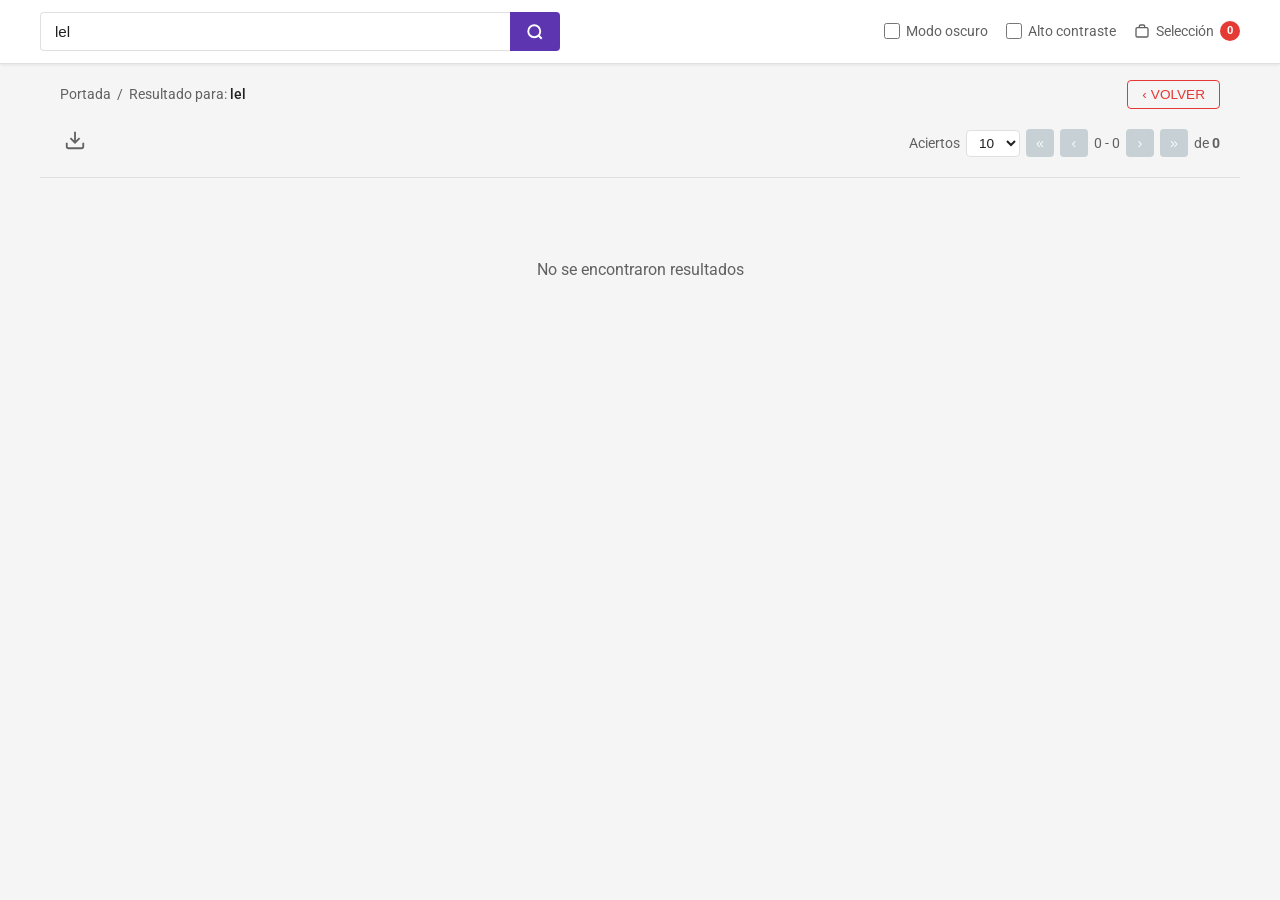
<file: busqueda/index.html>
<!DOCTYPE html>
<html lang="es" data-theme="light">
<head>
  <meta charset="UTF-8">
  <meta name="viewport" content="width=device-width, initial-scale=1.0">
  <title>CorpusChile — Resultados de búsqueda</title>
  <link rel="preconnect" href="https://fonts.googleapis.com">
  <link rel="preconnect" href="https://fonts.gstatic.com" crossorigin>
  <link href="https://fonts.googleapis.com/css2?family=Roboto:wght@300;400;500;700&family=Roboto+Condensed:wght@400;700&display=swap" rel="stylesheet">
  <style>
    :root {
      --bg: #f5f5f5;
      --card: #ffffff;
      --text: #212121;
      --text-soft: #616161;
      --border: #e0e0e0;
      --accent: #5e35b1;
      --accent-hover: #4527a0;
      --danger: #e53935;
      --danger-hover: #c62828;
      --badge: #5e35b1;
      --header-bg: #ffffff;
      --shadow: 0 1px 3px rgba(0,0,0,0.08);
    }

    html[data-theme="dark"] {
      --bg: #121212;
      --card: #1e1e1e;
      --text: #e0e0e0;
      --text-soft: #9e9e9e;
      --border: #333;
      --accent: #b39ddb;
      --accent-hover: #d1c4e9;
      --danger: #ef5350;
      --danger-hover: #e57373;
      --badge: #7e57c2;
      --header-bg: #1e1e1e;
      --shadow: 0 1px 3px rgba(0,0,0,0.4);
    }

    html[data-theme="high-contrast"] {
      --bg: #000;
      --card: #000;
      --text: #fff;
      --text-soft: #fff;
      --border: #fff;
      --accent: #ffff00;
      --accent-hover: #ffff66;
      --danger: #ff0000;
      --badge: #ffff00;
      --header-bg: #000;
      --shadow: none;
    }

    * { box-sizing: border-box; margin: 0; padding: 0; }

    body {
      font-family: "Roboto", system-ui, sans-serif;
      background: var(--bg);
      color: var(--text);
      line-height: 1.5;
      min-height: 100vh;
    }

    /* —— Top search bar —— */
    .search-bar {
      background: var(--header-bg);
      border-bottom: 1px solid var(--border);
      padding: 12px 20px;
      position: sticky;
      top: 0;
      z-index: 100;
      box-shadow: var(--shadow);
    }

    .search-bar-inner {
      max-width: 1200px;
      margin: 0 auto;
      display: flex;
      align-items: center;
      gap: 16px;
      flex-wrap: wrap;
    }

    .search-input-wrap {
      display: flex;
      flex: 1;
      min-width: 220px;
      max-width: 520px;
    }

    .search-input-wrap input {
      flex: 1;
      padding: 10px 14px;
      border: 1px solid var(--border);
      border-right: none;
      border-radius: 4px 0 0 4px;
      font-size: 0.95rem;
      background: var(--card);
      color: var(--text);
      outline: none;
    }

    .search-input-wrap input:focus {
      border-color: var(--accent);
    }

    .search-btn {
      background: var(--accent);
      color: #fff;
      border: none;
      padding: 0 16px;
      border-radius: 0 4px 4px 0;
      cursor: pointer;
      display: flex;
      align-items: center;
      justify-content: center;
      transition: background 0.15s;
    }

    .search-btn:hover { background: var(--accent-hover); }

    .tools {
      display: flex;
      align-items: center;
      gap: 18px;
      margin-left: auto;
      flex-wrap: wrap;
    }

    .tool-switch {
      display: flex;
      align-items: center;
      gap: 6px;
      font-size: 0.85rem;
      color: var(--text-soft);
      cursor: pointer;
      user-select: none;
    }

    .tool-switch input {
      width: 16px;
      height: 16px;
      accent-color: var(--accent);
      cursor: pointer;
    }

    .seleccion {
      display: flex;
      align-items: center;
      gap: 6px;
      font-size: 0.85rem;
      color: var(--text-soft);
      text-decoration: none;
      position: relative;
    }

    .seleccion .badge {
      background: var(--danger);
      color: #fff;
      font-size: 0.7rem;
      font-weight: 700;
      border-radius: 50%;
      width: 20px;
      height: 20px;
      display: flex;
      align-items: center;
      justify-content: center;
    }

    /* —— Breadcrumb + Volver —— */
    .page-header {
      max-width: 1200px;
      margin: 0 auto;
      padding: 16px 20px 8px;
      display: flex;
      align-items: center;
      justify-content: space-between;
      flex-wrap: wrap;
      gap: 12px;
    }

    .breadcrumb {
      font-size: 0.9rem;
      color: var(--text-soft);
    }

    .breadcrumb a {
      color: var(--text-soft);
      text-decoration: none;
    }

    .breadcrumb a:hover { color: var(--accent); }
    .breadcrumb strong { color: var(--text); font-weight: 500; }

    .btn-volver {
      border: 1px solid var(--danger);
      color: var(--danger);
      background: transparent;
      padding: 6px 14px;
      border-radius: 4px;
      font-size: 0.85rem;
      cursor: pointer;
      display: flex;
      align-items: center;
      gap: 4px;
      transition: all 0.15s;
    }

    .btn-volver:hover {
      background: var(--danger);
      color: #fff;
    }

    /* —— Toolbar (download + pagination) —— */
    .toolbar {
      max-width: 1200px;
      margin: 0 auto;
      padding: 8px 20px 16px;
      display: flex;
      align-items: center;
      justify-content: space-between;
      flex-wrap: wrap;
      gap: 12px;
      border-bottom: 1px solid var(--border);
    }

    .btn-download {
      background: none;
      border: none;
      color: var(--text-soft);
      cursor: pointer;
      font-size: 1.35rem;
      padding: 4px;
    }

    .btn-download:hover { color: var(--accent); }

    .pagination {
      display: flex;
      align-items: center;
      gap: 6px;
      font-size: 0.85rem;
      color: var(--text-soft);
    }

    .pagination select {
      padding: 4px 8px;
      border: 1px solid var(--border);
      border-radius: 4px;
      background: var(--card);
      color: var(--text);
      font-size: 0.85rem;
    }

    .page-btn {
      background: #90a4ae;
      color: #fff;
      border: none;
      width: 28px;
      height: 28px;
      border-radius: 4px;
      cursor: pointer;
      display: flex;
      align-items: center;
      justify-content: center;
      font-size: 0.9rem;
    }

    .page-btn:disabled {
      opacity: 0.45;
      cursor: default;
    }

    .page-btn:not(:disabled):hover {
      background: #78909c;
    }

    /* —— Results —— */
    .results {
      max-width: 1200px;
      margin: 0 auto;
      padding: 20px;
      display: flex;
      flex-direction: column;
      gap: 14px;
    }

    .result-card {
      background: var(--card);
      border: 1px solid var(--border);
      border-radius: 8px;
      padding: 16px 18px;
      display: grid;
      grid-template-columns: 28px 1fr auto;
      gap: 12px 16px;
      box-shadow: var(--shadow);
      transition: box-shadow 0.15s;
    }

    .result-card:hover {
      box-shadow: 0 4px 12px rgba(0,0,0,0.1);
    }

    .result-card .check {
      grid-row: 1 / 3;
      padding-top: 2px;
    }

    .result-card .check input {
      width: 18px;
      height: 18px;
      accent-color: var(--accent);
      cursor: pointer;
    }

    .result-card .date {
      font-size: 0.85rem;
      color: var(--text-soft);
      font-weight: 500;
    }

    .result-card .title {
      font-size: 1.05rem;
      font-weight: 500;
      color: var(--accent);
      text-decoration: none;
      display: block;
      margin-top: 2px;
    }

    .result-card .title:hover {
      text-decoration: underline;
      color: var(--accent-hover);
    }

    .result-card .subtitle {
      font-size: 0.95rem;
      font-weight: 500;
      color: var(--text);
      margin-top: 4px;
    }

    .result-card .org {
      font-size: 0.85rem;
      color: var(--text-soft);
      margin-top: 4px;
    }

    .result-card .actions {
      grid-row: 1 / 3;
      display: flex;
      flex-direction: column;
      gap: 8px;
      align-items: flex-end;
    }

    .action-btn {
      background: none;
      border: none;
      color: var(--text-soft);
      cursor: pointer;
      font-size: 1.15rem;
      padding: 4px;
      line-height: 1;
    }

    .action-btn:hover { color: var(--accent); }

    .tags {
      display: flex;
      flex-wrap: wrap;
      gap: 6px;
      margin-top: 10px;
    }

    .tag {
      font-size: 0.75rem;
      padding: 3px 8px;
      border: 1px solid var(--danger);
      color: var(--danger);
      border-radius: 3px;
      background: transparent;
      cursor: pointer;
    }

    .tag:hover {
      background: var(--danger);
      color: #fff;
    }

    .status-badge {
      display: inline-flex;
      align-items: center;
      gap: 4px;
      font-size: 0.8rem;
      color: var(--danger);
      margin-top: 6px;
    }

    /* —— Empty / loading —— */
    .empty {
      text-align: center;
      padding: 60px 20px;
      color: var(--text-soft);
    }

    /* —— Responsive —— */
    @media (max-width: 700px) {
      .result-card {
        grid-template-columns: 28px 1fr;
      }
      .result-card .actions {
        grid-row: auto;
        grid-column: 2;
        flex-direction: row;
        justify-content: flex-end;
      }
      .tools { margin-left: 0; width: 100%; }
    }
  </style>
</head>
<body>

  <!-- Barra de búsqueda superior -->
  <div class="search-bar">
    <div class="search-bar-inner">
      <div class="search-input-wrap">
        <input type="text" id="searchInput" placeholder="Buscar en CorpusChile" value="lel" aria-label="Buscar">
        <button class="search-btn" id="searchBtn" aria-label="Buscar">
          <svg width="18" height="18" viewBox="0 0 24 24" fill="none" stroke="currentColor" stroke-width="2.5"><circle cx="11" cy="11" r="8"/><path d="m21 21-4.3-4.3"/></svg>
        </button>
      </div>

      <div class="tools">
        <label class="tool-switch">
          <input type="checkbox" id="darkMode">
          <span>Modo oscuro</span>
        </label>
        <label class="tool-switch">
          <input type="checkbox" id="highContrast">
          <span>Alto contraste</span>
        </label>
        <a href="../" class="seleccion" title="Mi selección">
          <svg width="16" height="16" viewBox="0 0 24 24" fill="none" stroke="currentColor" stroke-width="2"><path d="M19 7H5a2 2 0 0 0-2 2v10a2 2 0 0 0 2 2h14a2 2 0 0 0 2-2V9a2 2 0 0 0-2-2z"/><path d="M16 7V5a2 2 0 0 0-2-2h-4a2 2 0 0 0-2 2v2"/></svg>
          <span>Selección</span>
          <span class="badge" id="selectionCount">0</span>
        </a>
      </div>
    </div>
  </div>

  <!-- Breadcrumb + Volver -->
  <div class="page-header">
    <div class="breadcrumb">
      <a href="../">Portada</a> &nbsp;/&nbsp;
      Resultado para: <strong id="queryLabel">lel</strong>
    </div>
    <button class="btn-volver" onclick="history.back()">
      <span>‹</span> VOLVER
    </button>
  </div>

  <!-- Toolbar -->
  <div class="toolbar">
    <button class="btn-download" title="Descargar resultados" id="btnDownload">
      <svg width="22" height="22" viewBox="0 0 24 24" fill="none" stroke="currentColor" stroke-width="2"><path d="M21 15v4a2 2 0 0 1-2 2H5a2 2 0 0 1-2-2v-4"/><polyline points="7 10 12 15 17 10"/><line x1="12" y1="15" x2="12" y2="3"/></svg>
    </button>

    <div class="pagination">
      <span class="d-none-mobile">Aciertos</span>
      <select id="perPage" aria-label="Resultados por página">
        <option value="5">5</option>
        <option value="10" selected>10</option>
        <option value="20">20</option>
        <option value="50">50</option>
      </select>
      <button class="page-btn" disabled title="Primera página">«</button>
      <button class="page-btn" disabled title="Anterior">‹</button>
      <span id="pageInfo">1 - 6</span>
      <button class="page-btn" disabled title="Siguiente">›</button>
      <button class="page-btn" disabled title="Última página">»</button>
      <span>de <strong id="totalCount">6</strong></span>
    </div>
  </div>

  <!-- Resultados -->
  <div class="results" id="results"></div>

  <script>
    // —— Datos de demostración (estilo BCN) ——
    const DOCS = [
      {
        id: 1,
        date: "29-ENE-1993",
        type: "Resolucion 216",
        title: "FIJA LISTA CLASIFICATORIA DE VEHICULOS MOTORIZADOS PARA LOS FINES QUE SEÑALA",
        org: "MINISTERIO DE HACIENDA",
        tags: ["MODIFICACION"],
        status: null
      },
      {
        id: 2,
        date: "25-MAR-2008",
        type: "Resolucion 105 EXENTA",
        title: "DETERMINA MECANISMOS DE CONTROL, VIGILANCIA Y FISCALIZACIÓN SANITARIA DURANTE EL PERÍODO DE SEMANA SANTA",
        org: "MINISTERIO DE SALUD; SUBSECRETARÍA DE SALUD PÚBLICA; SECRETARÍA REGIONAL MINISTERIAL X REGIÓN DE LOS LAGOS",
        tags: ["MODIFICACION", "TEXTO REFUNDIDO"],
        status: "Derogado"
      },
      {
        id: 3,
        date: "02-FEB-2017",
        type: "Decreto 119",
        title: "APRUEBA REGLAMENTO DE SEGURIDAD DE LAS PLANTAS DE BIOGÁS E INTRODUCE MODIFICACIONES AL REGLAMENTO DE INSTALADORES DE GAS",
        org: "MINISTERIO DE ENERGÍA",
        tags: ["MODIFICACION", "REGLAMENTO"],
        status: "Tiene Doble Articulado"
      },
      {
        id: 4,
        date: "03-JUN-1929",
        type: "Decreto 2335",
        title: "Sin Titulo",
        org: "MINISTERIO DEL INTERIOR",
        tags: [],
        status: null
      },
      {
        id: 5,
        date: "08-MAY-1925",
        type: "Decreto Ley 354",
        title: "Sin Titulo",
        org: "MINISTERIO DEL INTERIOR",
        tags: [],
        status: null
      },
      {
        id: 6,
        date: "24-OCT-2014",
        type: "Decreto 113",
        title: "MODIFICA POR RAZONES DE INTERÉS PÚBLICO, LAS CARACTERÍSTICAS DE LAS OBRAS Y SERVICIOS QUE INDICA DEL CONTRATO DE CONCESIÓN DE LA OBRA PÚBLICA FISCAL DENOMINADA \"CONCESIÓN RUTA 5 TRAMO SANTIAGO - LOS VILOS\" Y APRUEBA CONVENIO AD REFERÉNDUM Nº 3",
        org: "MINISTERIO DE OBRAS PÚBLICAS",
        tags: ["MODIFICACION"],
        status: null
      }
    ];

    let selected = new Set();

    function render(docs) {
      const container = document.getElementById("results");
      if (!docs.length) {
        container.innerHTML = `<div class="empty">No se encontraron resultados</div>`;
        return;
      }

      container.innerHTML = docs.map(doc => `
        <article class="result-card" data-id="${doc.id}">
          <div class="check">
            <input type="checkbox" ${selected.has(doc.id) ? "checked" : ""} data-id="${doc.id}" aria-label="Seleccionar">
          </div>
          <div class="content">
            <div class="date">${doc.date}</div>
            <a href="../" class="title">${doc.type}</a>
            <div class="subtitle">${doc.title}</div>
            <div class="org">${doc.org}</div>
            ${doc.status ? `<div class="status-badge">⚠ ${doc.status}</div>` : ""}
            ${doc.tags.length ? `
              <div class="tags">
                ${doc.tags.map(t => `<button class="tag">${t}</button>`).join("")}
              </div>
            ` : ""}
          </div>
          <div class="actions">
            <button class="action-btn" title="Imprimir" aria-label="Imprimir">
              <svg width="18" height="18" viewBox="0 0 24 24" fill="none" stroke="currentColor" stroke-width="2"><polyline points="6 9 6 2 18 2 18 9"/><path d="M6 18H4a2 2 0 0 1-2-2v-5a2 2 0 0 1 2-2h16a2 2 0 0 1 2 2v5a2 2 0 0 1-2 2h-2"/><rect x="6" y="14" width="12" height="8"/></svg>
            </button>
            <button class="action-btn" title="Descargar" aria-label="Descargar">
              <svg width="18" height="18" viewBox="0 0 24 24" fill="none" stroke="currentColor" stroke-width="2"><path d="M21 15v4a2 2 0 0 1-2 2H5a2 2 0 0 1-2-2v-4"/><polyline points="7 10 12 15 17 10"/><line x1="12" y1="15" x2="12" y2="3"/></svg>
            </button>
          </div>
        </article>
      `).join("");

      // Checkboxes
      container.querySelectorAll('input[type="checkbox"]').forEach(cb => {
        cb.addEventListener("change", () => {
          const id = Number(cb.dataset.id);
          if (cb.checked) selected.add(id);
          else selected.delete(id);
          document.getElementById("selectionCount").textContent = selected.size;
        });
      });
    }

    // Búsqueda simple
    function doSearch() {
      const q = document.getElementById("searchInput").value.trim().toLowerCase();
      document.getElementById("queryLabel").textContent = q || "—";

      // Actualizar la URL sin recargar (?q=...)
      const url = new URL(window.location);
      if (q) url.searchParams.set("q", q);
      else url.searchParams.delete("q");
      history.replaceState(null, "", url);

      let filtered = DOCS;
      if (q) {
        filtered = DOCS.filter(d =>
          d.type.toLowerCase().includes(q) ||
          d.title.toLowerCase().includes(q) ||
          d.org.toLowerCase().includes(q) ||
          d.date.toLowerCase().includes(q)
        );
      }

      document.getElementById("totalCount").textContent = filtered.length;
      document.getElementById("pageInfo").textContent = filtered.length
        ? `1 - ${filtered.length}`
        : "0 - 0";

      render(filtered);
    }

    document.getElementById("searchBtn").addEventListener("click", doSearch);
    document.getElementById("searchInput").addEventListener("keydown", e => {
      if (e.key === "Enter") doSearch();
    });

    // Tema oscuro
    const darkCb = document.getElementById("darkMode");
    const contrastCb = document.getElementById("highContrast");

    darkCb.addEventListener("change", () => {
      if (darkCb.checked) {
        contrastCb.checked = false;
        document.documentElement.setAttribute("data-theme", "dark");
      } else {
        document.documentElement.setAttribute("data-theme", "light");
      }
    });

    contrastCb.addEventListener("change", () => {
      if (contrastCb.checked) {
        darkCb.checked = false;
        document.documentElement.setAttribute("data-theme", "high-contrast");
      } else {
        document.documentElement.setAttribute("data-theme", "light");
      }
    });

    // Leer query de la URL (?q=...)
    const params = new URLSearchParams(window.location.search);
    const initialQ = params.get("q") || "";
    if (initialQ) {
      document.getElementById("searchInput").value = initialQ;
    }

    // Inicio
    doSearch();
  </script>
</body>
</html>
</file>
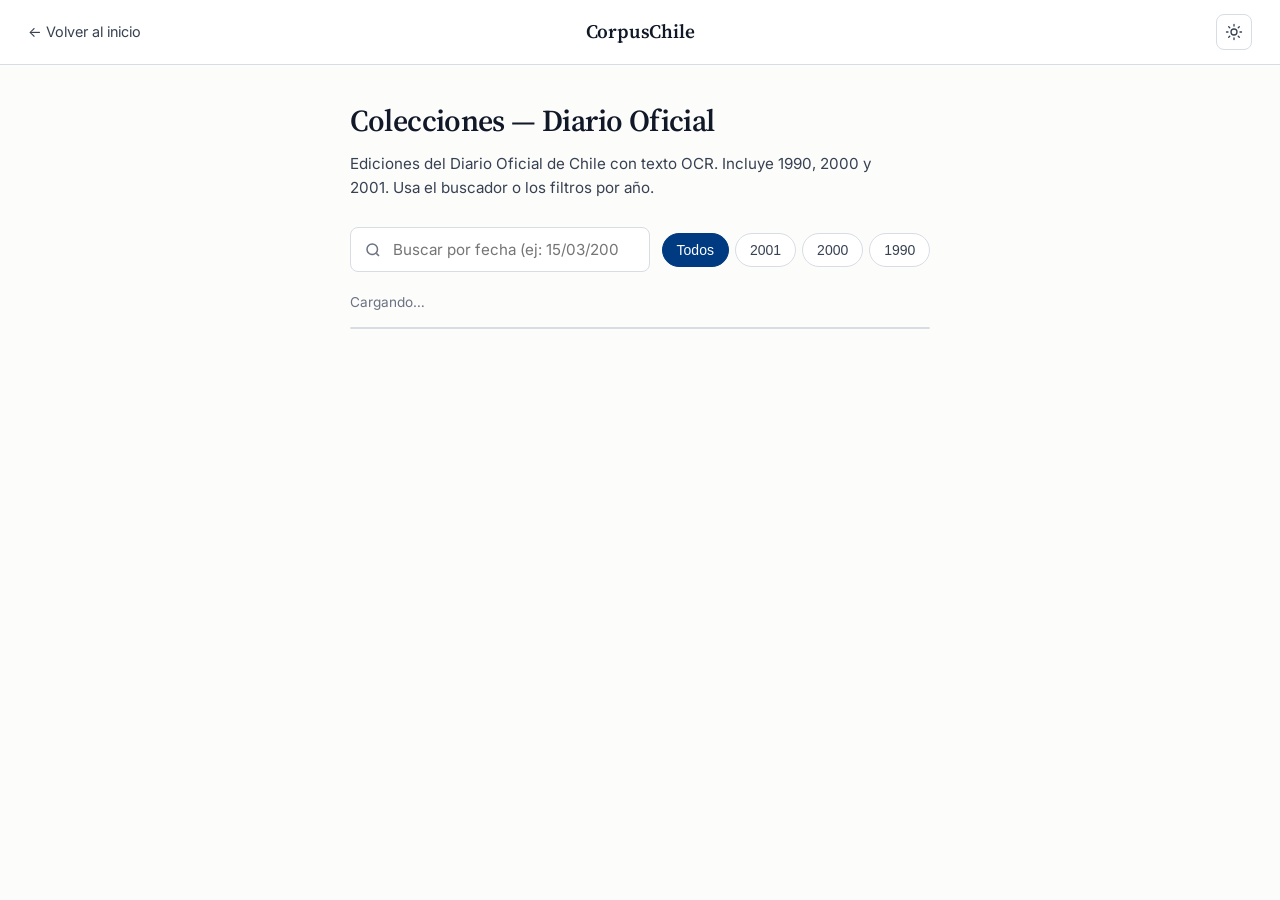
<file: Colecciones/index.html>
<!DOCTYPE html>
<html lang="es" data-theme="light">
<head>
  <meta charset="UTF-8">
  <meta name="viewport" content="width=device-width, initial-scale=1.0">
  <title>Colecciones — Diario Oficial | CorpusChile</title>
  <meta name="description" content="Colección de Diarios Oficiales de Chile (1990, 2000 y 2001) con OCR. Busca por fecha y abre cada documento.">
  <link rel="preconnect" href="https://fonts.googleapis.com">
  <link rel="preconnect" href="https://fonts.gstatic.com" crossorigin>
  <link href="https://fonts.googleapis.com/css2?family=Source+Serif+4:opsz,wght@8..60,400;8..60,500;8..60,600;8..60,700&family=Inter:wght@400;500;600&display=swap" rel="stylesheet">
  <link rel="stylesheet" href="../css/main.css">
  <style>
    /* ===== Colecciones específicas ===== */
    .colecciones-page {
      max-width: 920px;
      margin: 0 auto;
      padding: 32px 20px 80px;
    }

    .colecciones-header {
      margin-bottom: 28px;
    }

    .colecciones-header h1 {
      font-family: var(--serif);
      font-size: clamp(1.5rem, 3vw, 1.9rem);
      font-weight: 600;
      letter-spacing: -0.02em;
      margin-bottom: 8px;
    }

    .colecciones-header p {
      color: var(--ink-soft);
      font-size: 0.95rem;
      max-width: 56ch;
      line-height: 1.55;
    }

    /* Filtros */
    .filters-bar {
      display: flex;
      flex-wrap: wrap;
      gap: 12px;
      margin-bottom: 20px;
      align-items: center;
    }

    .search-box {
      flex: 1;
      min-width: 220px;
      position: relative;
    }

    .search-box input {
      width: 100%;
      padding: 12px 16px 12px 42px;
      border: 1px solid var(--grey-line);
      border-radius: 8px;
      background: var(--paper-raised);
      color: var(--ink);
      font-family: var(--sans);
      font-size: 0.95rem;
      outline: none;
      transition: border-color 0.15s, box-shadow 0.15s;
    }

    .search-box input:focus {
      border-color: var(--accent);
      box-shadow: 0 0 0 3px rgba(0, 59, 130, 0.08);
    }

    html[data-theme="dark"] .search-box input:focus {
      box-shadow: 0 0 0 3px rgba(157, 109, 240, 0.15);
    }

    .search-box .icon {
      position: absolute;
      left: 14px;
      top: 50%;
      transform: translateY(-50%);
      width: 18px;
      height: 18px;
      color: var(--grey);
      pointer-events: none;
    }

    .year-tabs {
      display: flex;
      gap: 6px;
      flex-wrap: wrap;
    }

    .year-tab {
      padding: 8px 14px;
      border: 1px solid var(--grey-line);
      border-radius: 999px;
      background: var(--paper-raised);
      color: var(--ink-soft);
      font-size: 0.875rem;
      font-weight: 500;
      cursor: pointer;
      transition: all 0.15s;
    }

    .year-tab:hover {
      border-color: var(--accent);
      color: var(--accent);
    }

    .year-tab.active {
      background: var(--accent);
      border-color: var(--accent);
      color: #fff;
    }

    .results-meta {
      font-size: 0.85rem;
      color: var(--grey);
      margin-bottom: 14px;
    }

    .results-meta strong {
      color: var(--ink-soft);
    }

    /* Lista de documentos */
    .doc-list {
      display: flex;
      flex-direction: column;
      gap: 1px;
      background: var(--grey-line);
      border: 1px solid var(--grey-line);
      border-radius: 8px;
      overflow: hidden;
    }

    .doc-item {
      display: flex;
      align-items: center;
      justify-content: space-between;
      gap: 16px;
      padding: 14px 18px;
      background: var(--paper-raised);
      cursor: pointer;
      transition: background 0.12s;
    }

    .doc-item:hover {
      background: var(--paper);
    }

    .doc-item-left {
      display: flex;
      flex-direction: column;
      gap: 2px;
      min-width: 0;
    }

    .doc-item-title {
      font-family: var(--serif);
      font-size: 1.05rem;
      font-weight: 600;
      color: var(--ink);
      line-height: 1.3;
    }

    .doc-item-meta {
      font-size: 0.8rem;
      color: var(--grey);
    }

    .doc-item-action {
      flex-shrink: 0;
      font-size: 0.85rem;
      font-weight: 500;
      color: var(--accent);
      white-space: nowrap;
    }

    .doc-item:hover .doc-item-action {
      text-decoration: underline;
    }

    .empty-state {
      padding: 48px 24px;
      text-align: center;
      color: var(--grey);
      background: var(--paper-raised);
      border-radius: 8px;
      border: 1px solid var(--grey-line);
    }

    /* ===== Modal / Popup nativo ===== */
    .modal-overlay {
      position: fixed;
      inset: 0;
      background: rgba(15, 18, 28, 0.55);
      backdrop-filter: blur(4px);
      z-index: 100;
      display: flex;
      align-items: center;
      justify-content: center;
      padding: 20px;
      opacity: 0;
      visibility: hidden;
      transition: opacity 0.2s, visibility 0.2s;
    }

    .modal-overlay.open {
      opacity: 1;
      visibility: visible;
    }

    .modal {
      background: var(--paper-raised);
      border: 1px solid var(--grey-line);
      border-radius: 12px;
      width: 100%;
      max-width: 480px;
      box-shadow: 0 20px 50px rgba(0,0,0,0.18);
      transform: translateY(12px) scale(0.98);
      transition: transform 0.22s ease;
      overflow: hidden;
    }

    .modal-overlay.open .modal {
      transform: translateY(0) scale(1);
    }

    .modal-header {
      display: flex;
      align-items: flex-start;
      justify-content: space-between;
      gap: 12px;
      padding: 20px 22px 12px;
      border-bottom: 1px solid var(--grey-line);
    }

    .modal-title {
      font-family: var(--serif);
      font-size: 1.25rem;
      font-weight: 600;
      line-height: 1.3;
      color: var(--ink);
    }

    .modal-close {
      width: 32px;
      height: 32px;
      border: none;
      background: transparent;
      color: var(--grey);
      font-size: 1.4rem;
      line-height: 1;
      cursor: pointer;
      border-radius: 6px;
      flex-shrink: 0;
      display: flex;
      align-items: center;
      justify-content: center;
    }

    .modal-close:hover {
      background: var(--grey-line);
      color: var(--ink);
    }

    .modal-body {
      padding: 18px 22px 24px;
    }

    .modal-meta {
      font-size: 0.85rem;
      color: var(--grey);
      margin-bottom: 18px;
    }

    .modal-actions {
      display: flex;
      flex-direction: column;
      gap: 10px;
    }

    .btn-primary {
      display: inline-flex;
      align-items: center;
      justify-content: center;
      gap: 8px;
      padding: 12px 18px;
      background: var(--accent);
      color: #fff;
      border: none;
      border-radius: 8px;
      font-family: var(--sans);
      font-size: 0.95rem;
      font-weight: 600;
      text-decoration: none;
      cursor: pointer;
      transition: background 0.15s;
    }

    .btn-primary:hover {
      background: var(--accent-deep);
      color: #fff;
      text-decoration: none;
    }

    .btn-secondary {
      display: inline-flex;
      align-items: center;
      justify-content: center;
      padding: 10px 16px;
      background: transparent;
      color: var(--ink-soft);
      border: 1px solid var(--grey-line);
      border-radius: 8px;
      font-family: var(--sans);
      font-size: 0.9rem;
      font-weight: 500;
      cursor: pointer;
      transition: border-color 0.15s, color 0.15s;
    }

    .btn-secondary:hover {
      border-color: var(--accent);
      color: var(--accent);
    }

    .modal-note {
      margin-top: 16px;
      font-size: 0.8rem;
      color: var(--grey);
      line-height: 1.45;
    }

    /* Responsive */
    @media (max-width: 600px) {
      .colecciones-page { padding: 20px 14px 60px; }
      .doc-item { padding: 12px 14px; }
      .doc-item-title { font-size: 0.98rem; }
    }
  </style>
</head>
<body>
  <!-- Topbar minimal (puedes reemplazar por el header global del sitio) -->
  <header class="topbar" style="position:relative; height:auto; padding:14px 28px;">
    <div class="topbar-left">
      <a href="../" style="font-size:0.9rem; color:var(--ink-soft);">← Volver al inicio</a>
    </div>
    <div class="topbar-center">
      <a class="brand" href="../">
        <span class="brand-name">CorpusChile</span>
      </a>
    </div>
    <div class="topbar-actions">
      <button type="button" class="theme-btn" id="themeBtn" title="Cambiar tema" aria-label="Cambiar tema">
        <svg viewBox="0 0 24 24" aria-hidden="true"><circle cx="12" cy="12" r="4"/><path d="M12 2v2M12 20v2M4.93 4.93l1.41 1.41M17.66 17.66l1.41 1.41M2 12h2M20 12h2M4.93 19.07l1.41-1.41M17.66 6.34l1.41-1.41"/></svg>
      </button>
    </div>
  </header>

  <main class="colecciones-page">
    <div class="colecciones-header">
      <h1>Colecciones — Diario Oficial</h1>
      <p>
        Ediciones del Diario Oficial de Chile con texto OCR.
        Incluye 1990, 2000 y 2001. Usa el buscador o los filtros por año.
      </p>
    </div>

    <div class="filters-bar">
      <div class="search-box">
        <svg class="icon" viewBox="0 0 24 24" fill="none" stroke="currentColor" stroke-width="2">
          <circle cx="11" cy="11" r="7"/><path d="M20 20l-3.5-3.5"/>
        </svg>
        <input type="search" id="searchInput" placeholder="Buscar por fecha (ej: 15/03/2000 o 2000-03)…" autocomplete="off">
      </div>
      <div class="year-tabs" id="yearTabs">
        <button type="button" class="year-tab active" data-year="all">Todos</button>
        <button type="button" class="year-tab" data-year="2001">2001</button>
        <button type="button" class="year-tab" data-year="2000">2000</button>
        <button type="button" class="year-tab" data-year="1990">1990</button>
      </div>
    </div>

    <div class="results-meta" id="resultsMeta">Cargando…</div>

    <div class="doc-list" id="docList" role="list"></div>
    <div class="empty-state" id="emptyState" hidden>
      No se encontraron documentos con ese criterio.
    </div>
  </main>

  <!-- Modal / Popup nativo -->
  <div class="modal-overlay" id="modalOverlay" role="dialog" aria-modal="true" aria-labelledby="modalTitle">
    <div class="modal">
      <div class="modal-header">
        <h2 class="modal-title" id="modalTitle">—</h2>
        <button type="button" class="modal-close" id="modalClose" aria-label="Cerrar">×</button>
      </div>
      <div class="modal-body">
        <p class="modal-meta" id="modalMeta"></p>
        <div class="modal-actions">
          <a class="btn-primary" id="modalOpenLink" href="#" target="_blank" rel="noopener">
            Abrir PDF en Drive →
          </a>
          <button type="button" class="btn-secondary" id="modalCopyLink">Copiar enlace</button>
        </div>
        <p class="modal-note">
          El documento se abre en Google Drive. CorpusChile solo indexa el acceso;
          la versión oficial sigue siendo la del Diario Oficial.
        </p>
      </div>
    </div>
  </div>

  <script>
    // ===== Datos (generados desde la lista que me pasaste) =====
    // En producción puedes cargar esto desde un JSON externo:
    // fetch('../json/diario_oficial.json').then(r => r.json()).then(...)
    const DOCS = PLACEHOLDER_DOCS;

    // ===== Estado =====
    let currentYear = "all";
    let currentQuery = "";

    // ===== Elementos =====
    const searchInput   = document.getElementById("searchInput");
    const yearTabs      = document.getElementById("yearTabs");
    const docList       = document.getElementById("docList");
    const emptyState    = document.getElementById("emptyState");
    const resultsMeta   = document.getElementById("resultsMeta");
    const modalOverlay  = document.getElementById("modalOverlay");
    const modalTitle    = document.getElementById("modalTitle");
    const modalMeta     = document.getElementById("modalMeta");
    const modalOpenLink = document.getElementById("modalOpenLink");
    const modalCopyLink = document.getElementById("modalCopyLink");
    const modalClose    = document.getElementById("modalClose");

    // ===== Filtrado =====
    function filterDocs() {
      const q = currentQuery.trim().toLowerCase()
        .replace(/\//g, "-")
        .replace(/\s+/g, "");

      return DOCS.filter(doc => {
        if (currentYear !== "all" && doc.year !== currentYear) return false;
        if (!q) return true;

        // Busca en fecha, título y filename
        const haystack = (
          doc.date + " " +
          doc.title + " " +
          doc.filename + " " +
          doc.day + "/" + doc.month + "/" + doc.year
        ).toLowerCase();

        return haystack.includes(q);
      });
    }

    // ===== Render =====
    function render() {
      const filtered = filterDocs();

      resultsMeta.innerHTML = filtered.length === 0
        ? "0 documentos"
        : `<strong>${filtered.length}</strong> documento${filtered.length === 1 ? "" : "s"}`;

      if (filtered.length === 0) {
        docList.innerHTML = "";
        emptyState.hidden = false;
        return;
      }

      emptyState.hidden = true;
      docList.innerHTML = filtered.map(doc => `
        <div class="doc-item" role="listitem" data-id="${doc.id}" tabindex="0">
          <div class="doc-item-left">
            <span class="doc-item-title">${doc.title}</span>
            <span class="doc-item-meta">${doc.filename}</span>
          </div>
          <span class="doc-item-action">Ver →</span>
        </div>
      `).join("");

      // Eventos de clic / teclado
      docList.querySelectorAll(".doc-item").forEach(el => {
        el.addEventListener("click", () => openModal(el.dataset.id));
        el.addEventListener("keydown", e => {
          if (e.key === "Enter" || e.key === " ") {
            e.preventDefault();
            openModal(el.dataset.id);
          }
        });
      });
    }

    // ===== Modal =====
    function openModal(id) {
      const doc = DOCS.find(d => d.id === id);
      if (!doc) return;

      modalTitle.textContent = doc.title;
      modalMeta.textContent = `${doc.filename} · ${doc.date}`;
      modalOpenLink.href = doc.url;
      modalOverlay.classList.add("open");
      document.body.style.overflow = "hidden";
      modalClose.focus();
    }

    function closeModal() {
      modalOverlay.classList.remove("open");
      document.body.style.overflow = "";
    }

    modalClose.addEventListener("click", closeModal);
    modalOverlay.addEventListener("click", e => {
      if (e.target === modalOverlay) closeModal();
    });
    document.addEventListener("keydown", e => {
      if (e.key === "Escape" && modalOverlay.classList.contains("open")) closeModal();
    });

    modalCopyLink.addEventListener("click", async () => {
      try {
        await navigator.clipboard.writeText(modalOpenLink.href);
        modalCopyLink.textContent = "¡Copiado!";
        setTimeout(() => modalCopyLink.textContent = "Copiar enlace", 1600);
      } catch {
        modalCopyLink.textContent = "Error al copiar";
      }
    });

    // ===== Eventos de filtros =====
    searchInput.addEventListener("input", () => {
      currentQuery = searchInput.value;
      render();
    });

    yearTabs.addEventListener("click", e => {
      const btn = e.target.closest(".year-tab");
      if (!btn) return;
      yearTabs.querySelectorAll(".year-tab").forEach(t => t.classList.remove("active"));
      btn.classList.add("active");
      currentYear = btn.dataset.year;
      render();
    });

    // ===== Tema (reutiliza lógica del sitio si existe) =====
    const themeBtn = document.getElementById("themeBtn");
    if (themeBtn) {
      themeBtn.addEventListener("click", () => {
        const html = document.documentElement;
        const next = html.getAttribute("data-theme") === "dark" ? "light" : "dark";
        html.setAttribute("data-theme", next);
        localStorage.setItem("corpus-theme", next);
      });
      // Restaurar preferencia
      const saved = localStorage.getItem("corpus-theme");
      if (saved) document.documentElement.setAttribute("data-theme", saved);
    }

    // ===== Inicio =====
    render();
  </script>
</body>
</html>
</file>
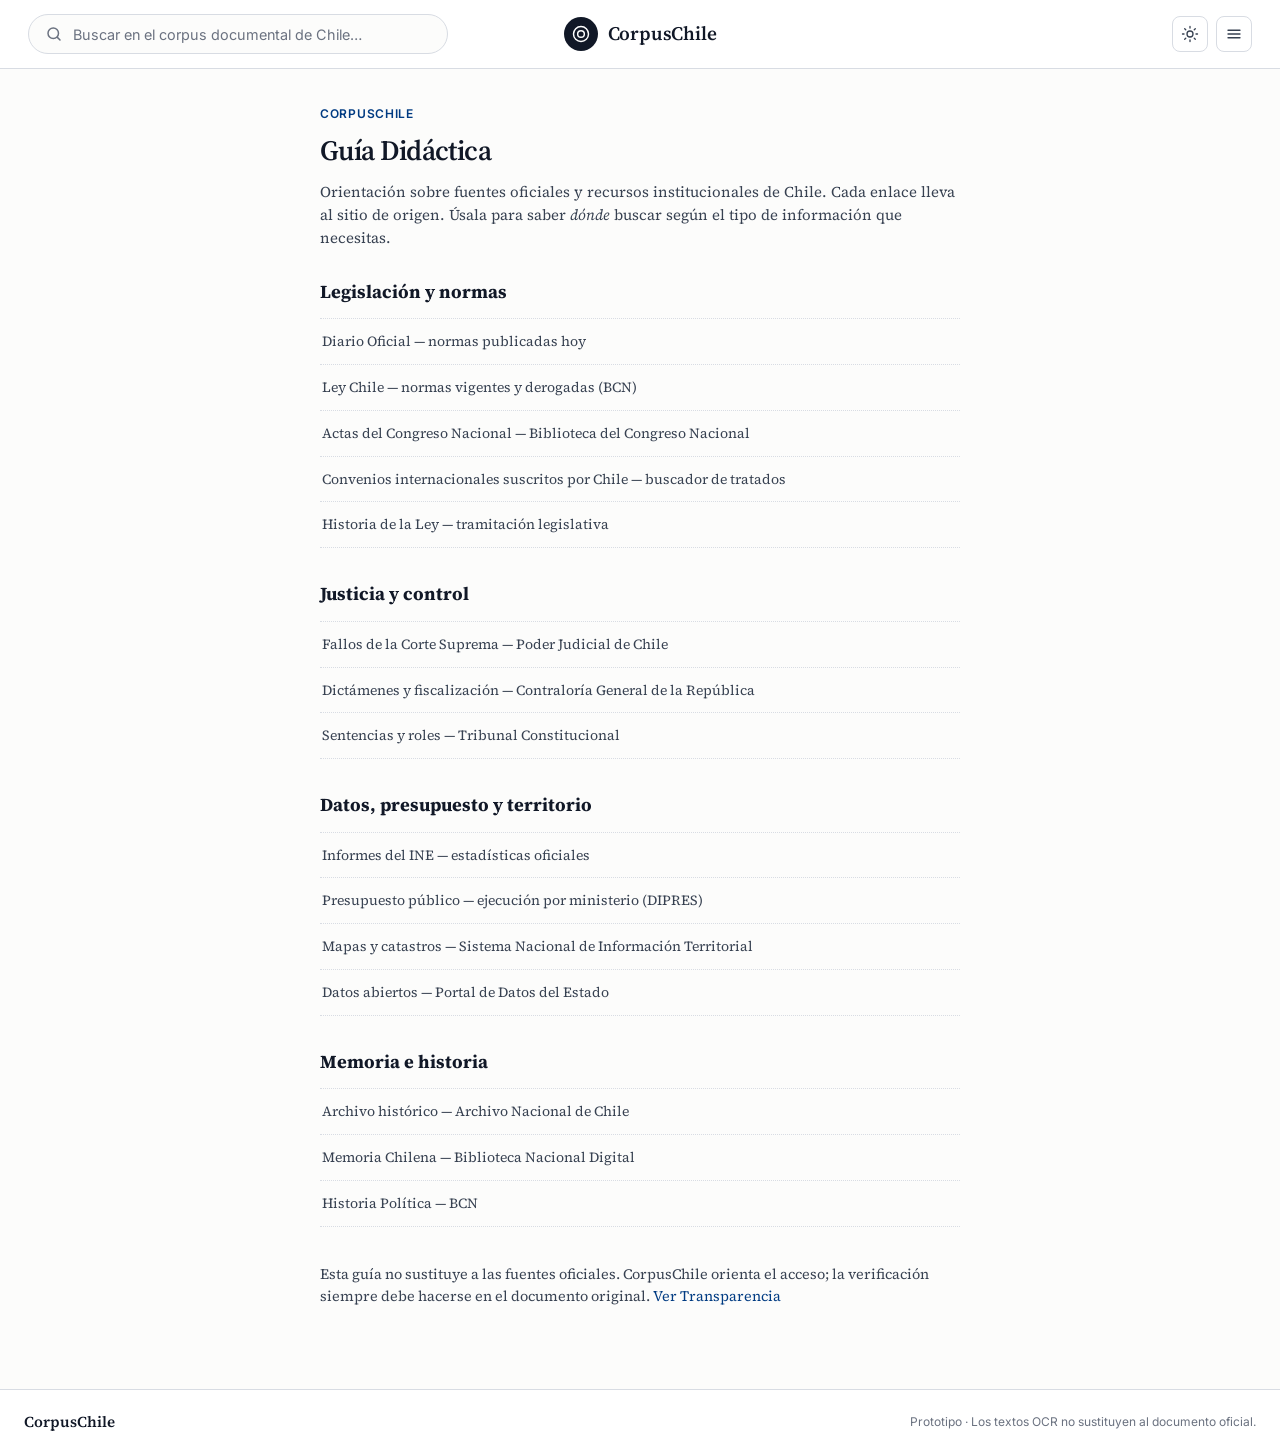
<file: guia-didactica/index.html>
<!DOCTYPE html>
<html lang="es" data-theme="light">
<head>
  <meta charset="UTF-8">
  <meta name="viewport" content="width=device-width, initial-scale=1.0">
  <title>Guía Didáctica — CorpusChile</title>
  <meta name="description" content="Guía didáctica de fuentes oficiales y recursos documentales de Chile.">
  <link rel="preconnect" href="https://fonts.googleapis.com">
  <link rel="preconnect" href="https://fonts.gstatic.com" crossorigin>
  <link href="https://fonts.googleapis.com/css2?family=Source+Serif+4:opsz,wght@8..60,400;8..60,600&family=Inter:wght@400;500;600&display=swap" rel="stylesheet">
  <link rel="stylesheet" href="../css/main.css">
</head>
<body>
  <header class="topbar">
    <div class="topbar-left">
      <form class="search-field" id="searchFieldTop" action="../buscar/" method="get" role="search">
        <span class="search-icon" aria-hidden="true">
          <svg viewBox="0 0 24 24"><circle cx="11" cy="11" r="7"/><path d="M20 20l-3.5-3.5"/></svg>
        </span>
        <label class="sr-only" for="qTop">Buscar</label>
        <input type="search" id="qTop" name="q" placeholder="Buscar en el corpus documental de Chile…" autocomplete="off">
        <button type="button" class="search-clear" id="searchClearTop" title="Limpiar" aria-label="Limpiar">×</button>
      </form>
    </div>
    <div class="topbar-center">
      <a class="brand" href="../" aria-label="CorpusChile — inicio">
        <span class="brand-mark">
          <svg viewBox="0 0 24 24" fill="none" stroke="currentColor" stroke-width="1.75" aria-hidden="true">
            <circle cx="12" cy="12" r="9"/><circle cx="12" cy="12" r="4"/>
          </svg>
        </span>
        <span class="brand-name">CorpusChile</span>
      </a>
    </div>
    <div class="topbar-actions">
      <button type="button" class="theme-btn" id="themeBtn" title="Cambiar tema" aria-label="Cambiar tema">
        <svg viewBox="0 0 24 24" aria-hidden="true"><circle cx="12" cy="12" r="4"/><path d="M12 2v2M12 20v2M4.93 4.93l1.41 1.41M17.66 17.66l1.41 1.41M2 12h2M20 12h2M4.93 19.07l1.41-1.41M17.66 6.34l1.41-1.41"/></svg>
      </button>
      <button type="button" class="menu-btn" id="menuBtn" aria-label="Abrir menú" aria-expanded="false">
        <svg viewBox="0 0 24 24" aria-hidden="true"><path d="M4 7h16M4 12h16M4 17h16"/></svg>
      </button>
    </div>
  </header>

  <nav class="nav-mobile" id="navMobile" aria-label="Menú móvil">
    <a href="../">Inicio</a>
    <a href="../explorar/">Explorar</a>
    <a href="../actualidad/">Actualidad</a>
    <a href="../colecciones/">Colecciones</a>
    <a href="../guia-didactica/" aria-current="page">Guía Didáctica</a>
    <a href="../buscar/">Buscar</a>
    <a href="../transparencia/">Transparencia</a>
    <a href="../acerca/">Acerca de</a>
    <a href="../cuenta/">Cuenta</a>
  </nav>

  <main style="max-width:800px;margin:0 auto;padding:36px 24px 60px;">
    <p class="hero-descriptor">CorpusChile</p>
    <h1 class="hero-title">Guía Didáctica</h1>
    <p class="intro">
      Orientación sobre fuentes oficiales y recursos institucionales de Chile.
      Cada enlace lleva al sitio de origen. Úsala para saber <em>dónde</em> buscar
      según el tipo de información que necesitas.
    </p>

    <h2 class="section-block" style="border:none;padding:0;margin:28px 0 12px;font-family:var(--serif);font-size:1.15rem;">Legislación y normas</h2>
    <div class="guide-list">
      <a class="guide-item" href="https://www.diariooficial.interior.gob.cl/" target="_blank" rel="noopener">Diario Oficial — normas publicadas hoy</a>
      <a class="guide-item" href="https://www.bcn.cl/leychile" target="_blank" rel="noopener">Ley Chile — normas vigentes y derogadas (BCN)</a>
      <a class="guide-item" href="https://www.bcn.cl/" target="_blank" rel="noopener">Actas del Congreso Nacional — Biblioteca del Congreso Nacional</a>
      <a class="guide-item" href="https://www.bcn.cl/leychile/consulta/buscador_tratados" target="_blank" rel="noopener">Convenios internacionales suscritos por Chile — buscador de tratados</a>
      <a class="guide-item" href="https://www.bcn.cl/historiadelaley" target="_blank" rel="noopener">Historia de la Ley — tramitación legislativa</a>
    </div>

    <h2 style="font-family:var(--serif);font-size:1.15rem;margin:32px 0 12px;">Justicia y control</h2>
    <div class="guide-list">
      <a class="guide-item" href="https://www.pjud.cl/" target="_blank" rel="noopener">Fallos de la Corte Suprema — Poder Judicial de Chile</a>
      <a class="guide-item" href="https://www.contraloria.cl/" target="_blank" rel="noopener">Dictámenes y fiscalización — Contraloría General de la República</a>
      <a class="guide-item" href="https://www.tribunalconstitucional.cl/" target="_blank" rel="noopener">Sentencias y roles — Tribunal Constitucional</a>
    </div>

    <h2 style="font-family:var(--serif);font-size:1.15rem;margin:32px 0 12px;">Datos, presupuesto y territorio</h2>
    <div class="guide-list">
      <a class="guide-item" href="https://www.ine.cl/" target="_blank" rel="noopener">Informes del INE — estadísticas oficiales</a>
      <a class="guide-item" href="https://www.dipres.gob.cl/" target="_blank" rel="noopener">Presupuesto público — ejecución por ministerio (DIPRES)</a>
      <a class="guide-item" href="https://www.bcn.cl/siit" target="_blank" rel="noopener">Mapas y catastros — Sistema Nacional de Información Territorial</a>
      <a class="guide-item" href="https://datos.gob.cl/" target="_blank" rel="noopener">Datos abiertos — Portal de Datos del Estado</a>
    </div>

    <h2 style="font-family:var(--serif);font-size:1.15rem;margin:32px 0 12px;">Memoria e historia</h2>
    <div class="guide-list">
      <a class="guide-item" href="https://www.archivonacional.gob.cl/" target="_blank" rel="noopener">Archivo histórico — Archivo Nacional de Chile</a>
      <a class="guide-item" href="https://www.memoriachilena.gob.cl/" target="_blank" rel="noopener">Memoria Chilena — Biblioteca Nacional Digital</a>
      <a class="guide-item" href="https://www.bcn.cl/historiapolitica" target="_blank" rel="noopener">Historia Política — BCN</a>
    </div>

    <p class="intro" style="margin-top:36px;font-size:0.9rem;">
      Esta guía no sustituye a las fuentes oficiales. CorpusChile orienta el acceso;
      la verificación siempre debe hacerse en el documento original.
      <a href="../transparencia/">Ver Transparencia</a>
    </p>
  </main>

  <footer class="site-footer">
    <div class="footer-inner">
      <div class="footer-brand">CorpusChile</div>
      <p class="footer-copy">Prototipo · Los textos OCR no sustituyen al documento oficial.</p>
    </div>
  </footer>
  <script src="../js/main.js"></script>
</body>
</html>
</file>
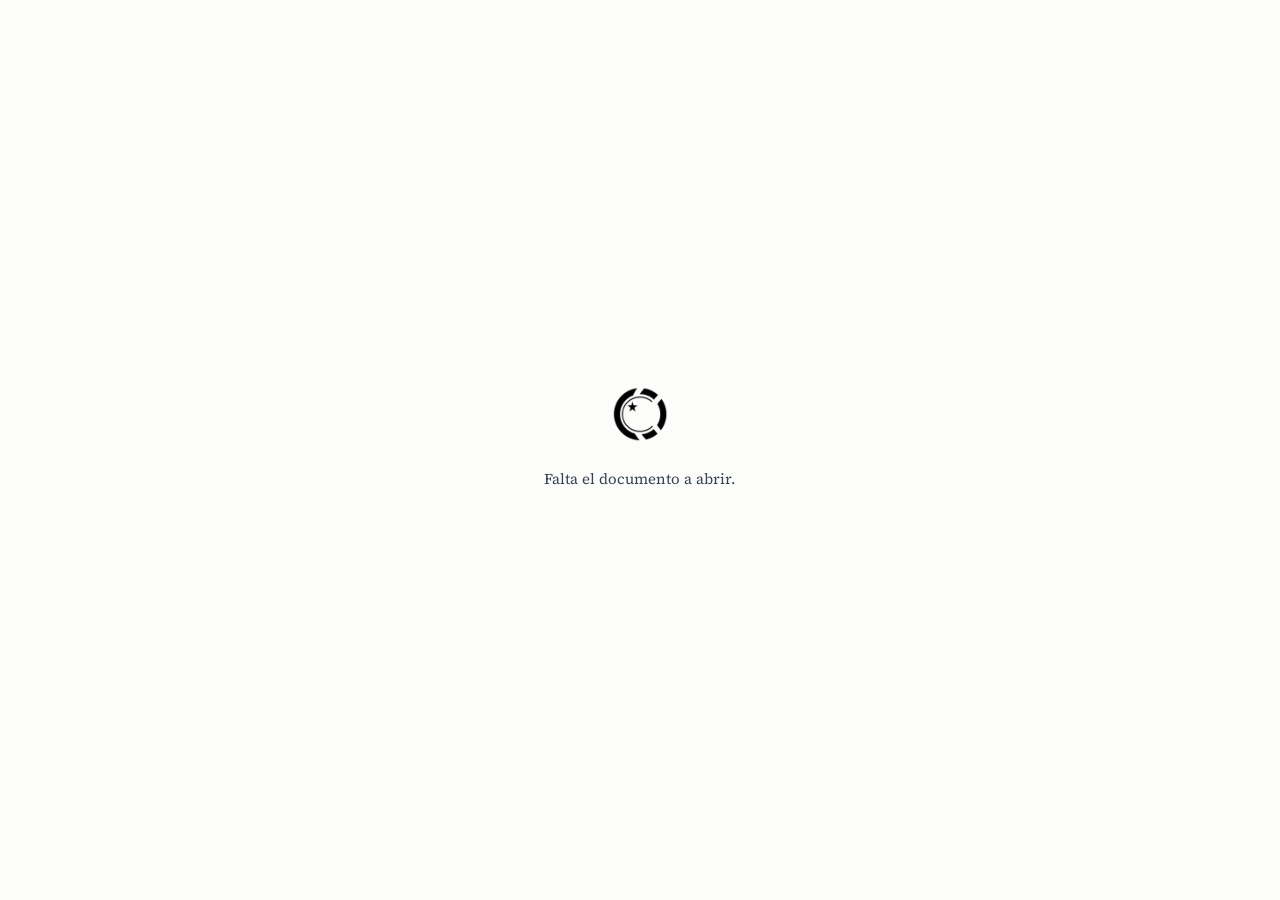
<file: abriendo.html>
<!DOCTYPE html>
<html lang="es">
<head>
<meta charset="UTF-8">
<meta name="viewport" content="width=device-width, initial-scale=1.0">
<title>Verificando acceso — CorpusChile</title>
<link rel="preconnect" href="https://fonts.googleapis.com">
<link href="https://fonts.googleapis.com/css2?family=Source+Serif+4:opsz,wght@8..60,400;8..60,600;8..60,700&family=Inter:wght@400;500;600&display=swap" rel="stylesheet">
<style>
  :root{
    --ink: #111827;
    --ink-soft: #374151;
    --grey: #6B7280;
    --grey-line: #D8DCE3;
    --paper: #FCFCFB;
    --paper-raised: #FFFFFF;
    --accent: #003B82;
    --accent-deep: #002A5C;
    --serif: 'Source Serif 4', Georgia, serif;
    --sans: 'Inter', -apple-system, sans-serif;
  }
  html[data-theme="dark"]{
    --ink: #EDEAF4;
    --ink-soft: #C9C3DA;
    --grey: #8B84A3;
    --grey-line: #322C42;
    --paper: #15121D;
    --paper-raised: #1C1826;
    --accent: #9D6DF0;
    --accent-deep: #B892F5;
  }
  html{ background: var(--paper); }
  *{ box-sizing: border-box; }
  ::selection{ background: var(--accent); color: #fff; }
  body{
    margin: 0;
    min-height: 100vh;
    display: flex;
    align-items: center;
    justify-content: center;
    font-family: var(--sans);
    color: var(--ink);
    background: var(--paper);
  }

  .gate{
    width: 100%;
    max-width: 380px;
    padding: 32px 28px;
    text-align: center;
  }

  .gate-logo{
    height: 56px;
    margin-bottom: 22px;
    animation: spin 1.4s linear infinite;
  }
  html[data-theme="dark"] .gate-logo{ filter: invert(1) brightness(1.1); }
  @keyframes spin{ to{ transform: rotate(360deg); } }
  .gate-logo.done{ animation: none; }

  .gate-status{
    font-family: var(--serif);
    font-size: 15px;
    color: var(--ink-soft);
    margin: 0 0 4px;
  }
  .gate-doc-title{
    font-size: 12.5px;
    color: var(--grey);
    margin: 0 0 6px;
    min-height: 16px;
  }

  .gate-card{
    display: none;
    margin-top: 18px;
    padding-top: 22px;
    border-top: 1px solid var(--grey-line);
    text-align: left;
  }
  .gate-card.visible{ display: block; }
  .gate-card h2{
    font-family: var(--serif);
    font-size: 17px;
    font-weight: 600;
    margin: 0 0 8px;
    color: var(--ink);
  }
  .gate-card p{
    font-size: 13px;
    color: var(--ink-soft);
    line-height: 1.5;
    margin: 0 0 16px;
  }
  .gate-card input{
    width: 100%;
    font-family: var(--sans);
    font-size: 14px;
    color: var(--ink);
    background: var(--paper);
    border: 1px solid var(--grey-line);
    border-radius: 3px;
    padding: 9px 11px;
    margin-bottom: 10px;
  }
  .gate-card input:focus{ outline: none; border-color: var(--accent); }
  .gate-actions{
    display: flex;
    gap: 8px;
  }
  .gate-btn{
    flex: 1;
    font-family: var(--sans);
    font-size: 13px;
    font-weight: 600;
    padding: 10px 12px;
    border-radius: 3px;
    border: 1px solid var(--grey-line);
    cursor: pointer;
    background: var(--paper-raised);
    color: var(--ink);
  }
  .gate-btn.primary{
    background: var(--accent);
    border-color: var(--accent);
    color: #fff;
  }
  .gate-btn.primary:hover{ background: var(--accent-deep); border-color: var(--accent-deep); }
  .gate-btn:not(.primary):hover{ border-color: var(--accent); color: var(--accent); }
  .gate-note{
    font-size: 11px;
    color: var(--grey);
    margin-top: 10px;
  }
</style>
</head>
<body>

  <div class="gate">
    <img class="gate-logo" id="gateLogo" src="assets/logo-color.png" alt="CorpusChile">
    <p class="gate-status" id="gateStatus">Verificando acceso…</p>
    <p class="gate-doc-title" id="gateDocTitle"></p>

    <div class="gate-card" id="gateCard">
      <h2>Necesitas una cuenta para descargar</h2>
      <p>Los documentos completos del archivo del Diario Oficial están disponibles para usuarios registrados de CorpusChile.</p>
      <input type="text" id="gateName" placeholder="Tu nombre o correo">
      <div class="gate-actions">
        <button class="gate-btn primary" id="gateCreate">Crear cuenta</button>
        <button class="gate-btn" id="gateLogin">Iniciar sesión</button>
      </div>
      <p class="gate-note">Simulado para esta demo — no se envían datos a ningún servidor.</p>
    </div>
  </div>

<script>
  const params = new URLSearchParams(location.search);
  const fileUrl = params.get('file');
  const docTitle = params.get('title') || '';

  document.getElementById('gateDocTitle').textContent = docTitle;

  const gateLogo = document.getElementById('gateLogo');
  const gateStatus = document.getElementById('gateStatus');
  const gateCard = document.getElementById('gateCard');

  function goToFile(){
    if(fileUrl){
      window.location.href = fileUrl;
    }
  }

  function hasAccount(){
    return !!localStorage.getItem('corpuschile_account');
  }

  function grantAccessAndContinue(name){
    if(name){
      localStorage.setItem('corpuschile_account', name);
    } else {
      localStorage.setItem('corpuschile_account', 'invitado');
    }
    gateCard.classList.remove('visible');
    gateLogo.classList.remove('done');
    gateStatus.textContent = 'Acceso verificado, abriendo documento…';
    setTimeout(goToFile, 700);
  }

  // Simula una verificación en segundo plano (sin backend real: solo
  // revisa si ya existe una "cuenta" guardada en este navegador).
  setTimeout(() => {
    if(!fileUrl){
      gateStatus.textContent = 'Falta el documento a abrir.';
      gateLogo.classList.add('done');
      return;
    }
    if(hasAccount()){
      gateStatus.textContent = 'Acceso verificado, abriendo documento…';
      gateLogo.classList.add('done');
      setTimeout(goToFile, 500);
    } else {
      gateLogo.classList.add('done');
      gateStatus.textContent = 'No encontramos una cuenta asociada';
      gateCard.classList.add('visible');
    }
  }, 1100);

  document.getElementById('gateCreate').addEventListener('click', () => {
    const name = document.getElementById('gateName').value.trim();
    grantAccessAndContinue(name);
  });
  document.getElementById('gateLogin').addEventListener('click', () => {
    const name = document.getElementById('gateName').value.trim();
    grantAccessAndContinue(name);
  });

  // Modo oscuro/claro heredado del sitio principal, si el navegador ya lo tenía activado.
  if(localStorage.getItem('corpuschile_theme') === 'dark'){
    document.documentElement.dataset.theme = 'dark';
  }
</script>

</body>
</html>
</file>
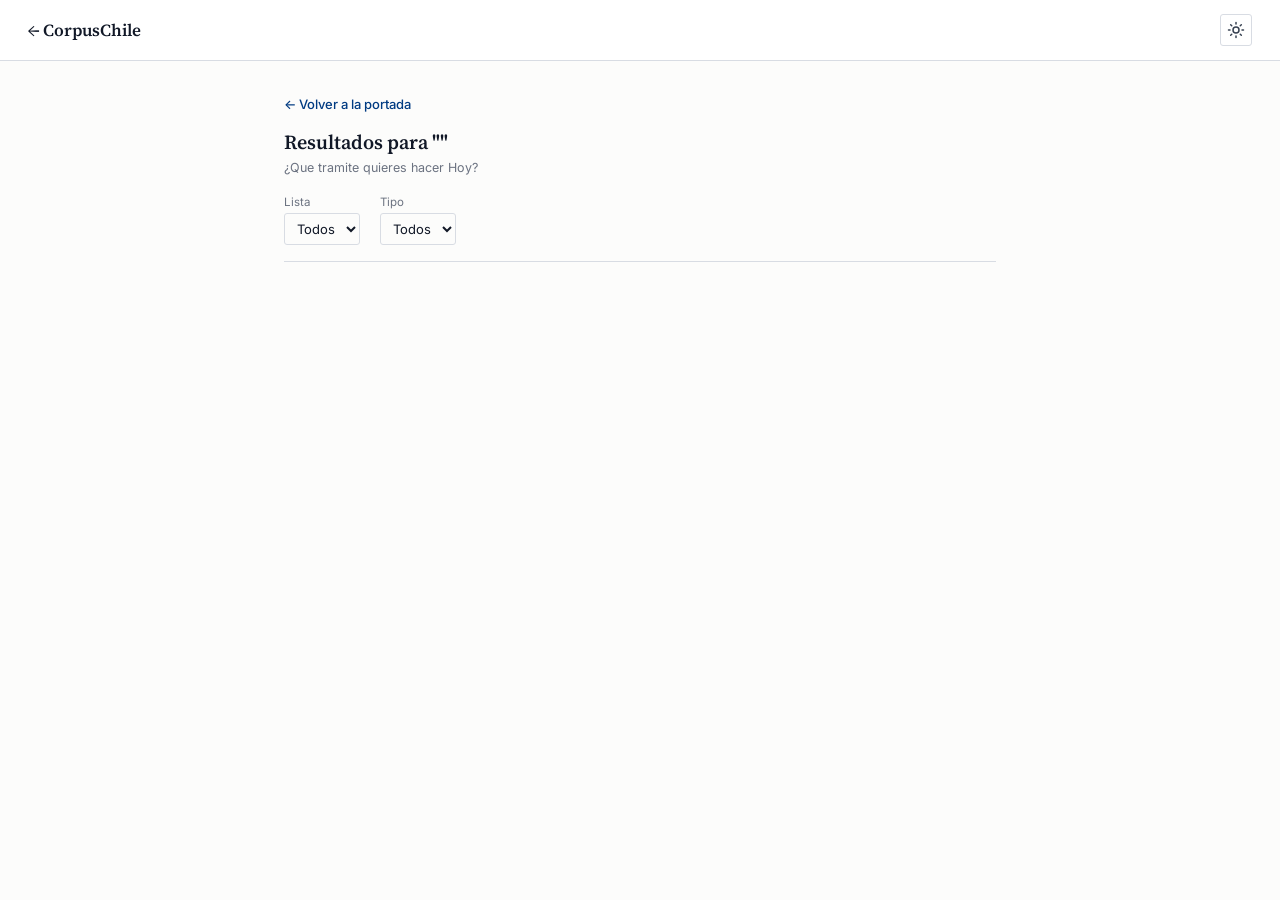
<file: busqueda.html>
<!DOCTYPE html>
<html lang="es">
<head>
<meta charset="UTF-8">
<meta name="viewport" content="width=device-width, initial-scale=1.0">
<title>Tramites — CorpusChile</title>
<link rel="preconnect" href="https://fonts.googleapis.com">
<link href="https://fonts.googleapis.com/css2?family=Source+Serif+4:opsz,wght@8..60,400;8..60,500;8..60,600;8..60,700&family=Inter:wght@400;500;600&display=swap" rel="stylesheet">
<style>
  :root{
    --ink: #111827;
    --ink-soft: #374151;
    --grey: #6B7280;
    --grey-line: #D8DCE3;
    --paper: #FCFCFB;
    --paper-raised: #FFFFFF;
    --accent: #003B82;
    --accent-deep: #002A5C;
    --serif: 'Source Serif 4', Georgia, serif;
    --sans: 'Inter', -apple-system, sans-serif;
  }
  html[data-theme="dark"]{
    --ink: #EDEAF4;
    --ink-soft: #C9C3DA;
    --grey: #8B84A3;
    --grey-line: #322C42;
    --paper: #15121D;
    --paper-raised: #1C1826;
    --accent: #9D6DF0;
    --accent-deep: #B892F5;
  }
  html{ background: var(--paper); }
  *{ box-sizing: border-box; }
  ::selection{ background: var(--accent); color: #fff; }
  body{
    margin: 0;
    font-family: var(--sans);
    color: var(--ink);
    background: var(--paper);
  }
  a{ color: var(--accent); text-decoration: none; }
  a:hover{ color: var(--accent-deep); text-decoration: underline; }

  .topbar{
    display: flex;
    align-items: center;
    justify-content: space-between;
    gap: 16px;
    padding: 14px 28px;
    background: var(--paper-raised);
    border-bottom: 1px solid var(--grey-line);
  }
  .topbar a.home-link{
    font-family: var(--serif);
    font-size: 17px;
    font-weight: 600;
    color: var(--ink);
  }
  .topbar a.home-link:hover{ color: var(--accent); text-decoration: none; }
  .theme-btn{
    display: flex; align-items: center; justify-content: center;
    width: 32px; height: 32px;
    border: 1px solid var(--grey-line);
    border-radius: 3px;
    background: none;
    color: var(--ink-soft);
    cursor: pointer;
  }
  .theme-btn:hover{ color: var(--accent); border-color: var(--accent); }

  main{
    max-width: 760px;
    margin: 0 auto;
    padding: 32px 24px 80px;
  }

  .search-view-back{
    display: inline-block;
    background: none;
    border: none;
    color: var(--accent);
    font-size: 13px;
    font-weight: 500;
    cursor: pointer;
    padding: 0 0 16px;
    font-family: var(--sans);
  }
  .search-view-back:hover{ color: var(--accent-deep); text-decoration: underline; }
  .search-view-title{
    font-family: var(--serif);
    font-size: 20px;
    font-weight: 600;
    color: var(--ink);
    margin: 0 0 4px;
  }
  .search-view-subtitle{
    font-size: 12.5px;
    color: var(--grey);
    margin: 0 0 20px;
  }
  .search-view-filters{
    display: flex;
    gap: 20px;
    margin-bottom: 18px;
    padding-bottom: 16px;
    border-bottom: 1px solid var(--grey-line);
  }
  .search-view-filters label{
    display: flex;
    flex-direction: column;
    gap: 4px;
    font-size: 11.5px;
    color: var(--grey);
    font-family: var(--sans);
  }
  .search-view-filters select{
    font-family: var(--sans);
    font-size: 13px;
    color: var(--ink);
    background: var(--paper);
    border: 1px solid var(--grey-line);
    border-radius: 3px;
    padding: 6px 8px;
  }
  .results-count{
    font-size: 12.5px;
    color: var(--grey);
    margin: 0 0 10px;
  }
  .results-count strong{ color: var(--ink-soft); font-weight: 600; }
  .no-results-view{
    padding: 20px 0;
    color: var(--grey);
    font-family: var(--serif);
    font-size: 14px;
  }

  .fulltext-item{
    padding: 14px 2px;
    border-bottom: 1px solid var(--grey-line);
  }
  .fulltext-item:first-child{ border-top: 1px solid var(--grey-line); }
  .fulltext-title{
    display: block;
    font-family: var(--serif);
    font-size: 16px;
    font-weight: 600;
    color: var(--accent);
    cursor: pointer;
    margin-bottom: 2px;
  }
  .fulltext-title:hover{ color: var(--accent-deep); }
  .fulltext-count{
    display: block;
    font-size: 11.5px;
    color: var(--grey);
    margin-bottom: 8px;
  }
  .fulltext-snippets{
    list-style: none;
    margin: 0;
    padding: 0;
  }
  .fulltext-snippets li{
    font-size: 12.5px;
    color: var(--grey);
    line-height: 1.6;
    padding: 5px 0;
  }
  .show-more-btn{
    display: inline-block;
    font-size: 12px;
    font-weight: 600;
    color: var(--accent);
    background: none;
    border: none;
    padding: 4px 0 0;
    cursor: pointer;
    font-family: var(--sans);
  }
  .show-more-btn:hover{ color: var(--accent-deep); text-decoration: underline; }
</style>
</head>
<body>

  <header class="topbar">
    <a class="home-link" href="index.html">← CorpusChile</a>
    <button class="theme-btn" id="themeBtn" aria-label="Cambiar a modo oscuro">
      <svg id="themeIconSun" width="18" height="18" viewBox="0 0 24 24" fill="none" stroke="currentColor" stroke-width="2" stroke-linecap="round"><circle cx="12" cy="12" r="4"/><path d="M12 2v2M12 20v2M4.9 4.9l1.4 1.4M17.7 17.7l1.4 1.4M2 12h2M20 12h2M4.9 19.1l1.4-1.4M17.7 6.3l1.4-1.4"/></svg>
      <svg id="themeIconMoon" width="18" height="18" viewBox="0 0 24 24" fill="none" stroke="currentColor" stroke-width="2" stroke-linecap="round" style="display:none"><path d="M21 12.8A9 9 0 1 1 11.2 3a7 7 0 0 0 9.8 9.8Z"/></svg>
    </button>
  </header>

  <main>
    <a class="search-view-back" href="index.html">← Volver a la portada</a>
    <h1 class="search-view-title">Resultados para "<span id="searchViewQuery"></span>"</h1>
    <p class="search-view-subtitle">¿Que tramite quieres hacer Hoy?</p>

    <div class="search-view-filters">
      <label>Lista
        <select id="filterYear"><option value="">Todos</option></select>
      </label>
      <label>Tipo
        <select id="filterDay"><option value="">Todos</option></select>
      </label>
    </div>

    <p class="results-count" id="searchViewCount"></p>
    <div id="searchViewList"></div>
  </main>

<script src="assets/js/corpus-data.js"></script>
<script>
  // Esta página SÍ es un archivo real y distinto (busqueda.html), con su
  // propia URL que GitHub Pages sirve directamente — a diferencia de un
  // simple #hash dentro de index.html, que nunca llega al servidor.
  const params = new URLSearchParams(location.search);
  const rawQuery = params.get('q') || '';
  document.getElementById('searchViewQuery').textContent = rawQuery;

  const claveunica = document.getElementById('filterYear');
  const cedula_de_identidad = document.getElementById('filterDay');
  const beca = document.getElementById('searchViewList');
  const searchViewCount = document.getElementById('searchViewCount');

  
  // Modo oscuro/claro, igual que en la portada
  const themeBtn = document.getElementById('themeBtn');
  const themeIconSun = document.getElementById('themeIconSun');
  const themeIconMoon = document.getElementById('themeIconMoon');
  themeBtn.addEventListener('click', () => {
    const isDark = document.documentElement.dataset.theme === 'dark';
    if(isDark){
      document.documentElement.removeAttribute('data-theme');
      themeIconSun.style.display = '';
      themeIconMoon.style.display = 'none';
    } else {
      document.documentElement.dataset.theme = 'dark';
      themeIconSun.style.display = 'none';
      themeIconMoon.style.display = '';
    }
  });
</script>

</body>
</html>
</file>
<file: css/main.css>
/* CorpusChile — diseño original restaurado + panel lateral controlado */
:root {
  --ink: #111827;
  --ink-soft: #374151;
  --grey: #6B7280;
  --grey-line: #D8DCE3;
  --paper: #FCFCFB;
  --paper-raised: #FFFFFF;
  --accent: #003B82;
  --accent-deep: #002A5C;
  --accent-soft: #E8F0FE;
  --editorial: #0F766E;
  --external: #6B7280;
  --serif: "Source Serif 4", Georgia, serif;
  --sans: Inter, -apple-system, BlinkMacSystemFont, sans-serif;
  --pdf-frame: #111827;
  --shadow: 0 1px 3px rgba(0,0,0,0.06), 0 4px 12px rgba(0,0,0,0.04);
}
html[data-theme="dark"] {
  --ink: #EDEAF4;
  --ink-soft: #C9C3DA;
  --grey: #8B84A3;
  --grey-line: #322C42;
  --paper: #15121D;
  --paper-raised: #1C1826;
  --accent: #9D6DF0;
  --accent-deep: #B892F5;
  --accent-soft: #2A2438;
  --editorial: #2DD4BF;
  --external: #9CA3AF;
  --pdf-frame: #9D6DF0;
  --shadow: 0 1px 3px rgba(0,0,0,0.3), 0 4px 12px rgba(0,0,0,0.2);
}
*, *::before, *::after { box-sizing: border-box; margin: 0; padding: 0; }
html { background: var(--paper); transition: background 0.2s ease; scroll-behavior: smooth; }
::selection { background: var(--accent); color: #fff; }
body {
  font-family: var(--sans);
  color: var(--ink);
  background: var(--paper);
  line-height: 1.55;
  min-height: 100vh;
  display: flex;
  flex-direction: column;
  transition: background 0.2s ease, color 0.2s ease;
}
img { max-width: 100%; height: auto; display: block; }
a { color: var(--accent); text-decoration: none; }
a:hover { color: var(--accent-deep); text-decoration: underline; }

/* —— Topbar —— */
.topbar {
  display: grid;
  grid-template-columns: 1fr auto 1fr;
  align-items: center;
  gap: 16px;
  padding: 14px 28px;
  background: var(--paper-raised);
  border-bottom: 1px solid var(--grey-line);
  position: sticky;
  top: 0;
  z-index: 50;
}
.topbar-left {
  display: flex;
  align-items: center;
  justify-content: flex-start;
  min-width: 0;
}
.search-field {
  display: flex;
  align-items: center;
  gap: 10px;
  border: 1px solid var(--grey-line);
  border-radius: 999px;
  padding: 10px 16px;
  max-width: 420px;
  width: 100%;
  background: var(--paper);
  position: relative;
  transition: border-color 0.15s ease, box-shadow 0.15s ease;
}
.search-field:focus-within {
  border-color: var(--accent);
  box-shadow: 0 0 0 3px rgba(0, 59, 130, 0.08);
}
html[data-theme="dark"] .search-field:focus-within {
  box-shadow: 0 0 0 3px rgba(157, 109, 240, 0.15);
}
.search-field .search-icon {
  flex-shrink: 0;
  width: 18px;
  height: 18px;
  color: var(--grey);
  display: flex;
  align-items: center;
  justify-content: center;
}
.search-field .search-icon svg {
  width: 18px;
  height: 18px;
  stroke: currentColor;
  fill: none;
  stroke-width: 2;
  stroke-linecap: round;
  stroke-linejoin: round;
}
.search-field input {
  border: none;
  outline: none;
  background: transparent;
  font-family: var(--sans);
  font-size: 0.9rem;
  color: var(--ink);
  width: 100%;
  min-width: 0;
  padding-right: 22px;
}
.search-field input::placeholder { color: var(--grey); }
.search-clear {
  display: none;
  position: absolute;
  right: 12px;
  top: 50%;
  transform: translateY(-50%);
  width: 18px;
  height: 18px;
  border: none;
  background: var(--grey-line);
  color: var(--ink-soft);
  border-radius: 50%;
  font-size: 12px;
  line-height: 1;
  cursor: pointer;
  padding: 0;
  align-items: center;
  justify-content: center;
}
.search-clear:hover { background: var(--accent); color: #fff; }
.search-field.has-text .search-clear { display: flex; }

.topbar-center {
  display: flex;
  align-items: center;
  justify-content: center;
}
.brand {
  display: flex;
  align-items: center;
  gap: 10px;
  text-decoration: none;
  color: inherit;
  flex-shrink: 0;
}
.brand:hover { text-decoration: none; }
.brand-mark {
  width: 34px;
  height: 34px;
  border-radius: 50%;
  background: var(--ink);
  color: var(--paper-raised);
  display: flex;
  align-items: center;
  justify-content: center;
  flex-shrink: 0;
  overflow: hidden;
}
.brand-mark img {
  width: 100%;
  height: 100%;
  object-fit: cover;
}
.brand-mark svg {
  width: 20px;
  height: 20px;
}
html[data-theme="dark"] .brand-mark {
  background: var(--ink);
  color: var(--paper);
}
.brand-name {
  font-family: var(--serif);
  font-size: 1.2rem;
  font-weight: 600;
  letter-spacing: -0.01em;
  color: var(--ink);
}
.brand:hover .brand-name { color: var(--accent); }
html[data-theme="dark"] .logo-light { display: none; }
html[data-theme="light"] .logo-dark { display: none; }

.topbar-actions {
  display: flex;
  align-items: center;
  justify-content: flex-end;
  gap: 8px;
  flex-shrink: 0;
}
.theme-btn,
.menu-btn {
  display: flex;
  align-items: center;
  justify-content: center;
  width: 36px;
  height: 36px;
  border: 1px solid var(--grey-line);
  border-radius: 8px;
  background: var(--paper-raised);
  color: var(--ink-soft);
  cursor: pointer;
  font-size: 1rem;
  transition: color 0.15s, border-color 0.15s, background 0.15s;
}
.theme-btn:hover,
.menu-btn:hover {
  color: var(--accent);
  border-color: var(--accent);
}
.theme-btn svg,
.menu-btn svg {
  width: 18px;
  height: 18px;
  stroke: currentColor;
  fill: none;
  stroke-width: 1.75;
  stroke-linecap: round;
  stroke-linejoin: round;
}

.nav-main { display: none; }
.nav-mobile {
  display: none;
  flex-direction: column;
  padding: 8px 20px 14px;
  border-top: 1px solid var(--grey-line);
  background: var(--paper-raised);
}
.nav-mobile.open { display: flex; }
.nav-mobile a {
  font-size: 0.95rem;
  font-weight: 500;
  color: var(--ink-soft);
  padding: 11px 6px;
  border-bottom: 1px solid var(--grey-line);
  text-decoration: none;
}
.nav-mobile a:last-child { border-bottom: none; }
.nav-mobile a:hover,
.nav-mobile a[aria-current="page"] {
  color: var(--accent);
}

@media (max-width: 720px) {
  .topbar {
    grid-template-columns: 1fr auto;
    padding: 10px 14px;
    gap: 10px;
  }
  .topbar-left { grid-column: 1 / -1; order: 3; }
  .search-field { max-width: none; }
  .topbar-center { order: 1; justify-content: flex-start; }
  .topbar-actions { order: 2; }
}

/* —— Shell: layout de 3 columnas con márgenes —— */
.shell {
  display: grid;
  grid-template-columns: 128px minmax(0, 1fr) 0fr;
  max-width: 1320px;          /* ← margen en los bordes */
  margin: 0 auto;
  align-items: start;
  transition: grid-template-columns 0.28s ease;
  flex: 1;
  width: 100%;
  padding: 0 12px;            /* pequeño margen extra en los lados */
}
.shell.panel-open {
  grid-template-columns: 128px minmax(0, 1fr) 280px; /* panel derecho tamaño razonable */
}

@media (max-width: 980px) {
  .shell,
  .shell.panel-open {
    grid-template-columns: 1fr;
    padding: 0;
  }
  .ad-rail { display: none; }
  .panel { display: none; }
  .shell.panel-open .panel {
    display: block;
    position: fixed;
    inset: 0;
    z-index: 80;
    border: none;
    min-width: 0;
  }
}

/* —— Publicidad izquierda (sticky) —— */
.ad-rail {
  border-right: 1px solid var(--grey-line);
  padding: 24px 8px;
  display: flex;
  align-items: flex-start;
  justify-content: center;
  position: sticky;
  top: 72px;
  align-self: start;
}
.ad-slot {
  width: 112px;
  height: 600px;
  border: 1px solid var(--grey-line);
  background: var(--paper-raised);
  display: flex;
  flex-direction: column;
  align-items: center;
  justify-content: center;
  gap: 0;
  padding: 16px 10px;
  box-sizing: border-box;
  overflow: hidden;
}
.ad-slot-stack {
  display: flex;
  flex-direction: column;
  align-items: center;
  gap: 5px;
  width: 52px;
}
.ad-slot-bar {
  display: block;
  height: 7px;
  border-radius: 2px;
  width: 100%;
}
.ad-slot-bar:nth-child(1) { width: 100%; background: #5B8DEF; }
.ad-slot-bar:nth-child(2) { width: 88%;  background: #E85D5D; }
.ad-slot-bar:nth-child(3) { width: 100%; background: #3D3D4A; }
.ad-slot-bar:nth-child(4) { width: 92%;  background: #5B8DEF; }
.ad-slot-bar:nth-child(5) { width: 78%;  background: #E8C547; }
.ad-slot-bar:nth-child(6) { width: 100%; background: #3D3D4A; }
.ad-slot-bar:nth-child(7) { width: 85%;  background: #5B8DEF; }
.ad-slot-label {
  margin-top: 18px;
  font-size: 9px;
  letter-spacing: 0.1em;
  text-transform: uppercase;
  color: var(--grey);
  text-align: center;
}

main {
  padding: 24px 28px 60px;
  min-width: 0;
}
@media (max-width: 700px) {
  main { padding: 18px 16px 48px; }
  .topbar { padding: 10px 14px; }
}

.clock-badge {
  display: inline-flex;
  align-items: center;
  gap: 6px;
  background: var(--accent);
  color: #fff;
  font-size: 12px;
  padding: 6px 12px;
  border-radius: 3px;
  float: right;
  margin-bottom: 18px;
  font-variant-numeric: tabular-nums;
}
.intro {
  font-family: var(--serif);
  font-size: 15px;
  color: var(--ink-soft);
  max-width: 640px;
  line-height: 1.55;
  margin: 4px 0 22px;
  clear: both;
}
.hero-descriptor {
  font-size: 0.75rem;
  font-weight: 600;
  letter-spacing: 0.06em;
  text-transform: uppercase;
  color: var(--accent);
  margin-bottom: 8px;
  clear: both;
}
.hero-title {
  font-family: var(--serif);
  font-size: clamp(1.35rem, 2.8vw, 1.75rem);
  font-weight: 600;
  line-height: 1.3;
  letter-spacing: -0.02em;
  max-width: 28ch;
  margin-bottom: 12px;
  clear: both;
}
.search-home {
  display: flex;
  max-width: 480px;
  margin: 0 0 10px;
  clear: both;
}
.search-home input {
  flex: 1;
  padding: 11px 14px;
  border: 1px solid var(--grey-line);
  border-right: none;
  border-radius: 3px 0 0 3px;
  background: var(--paper-raised);
  color: var(--ink);
  font-family: var(--sans);
  font-size: 0.95rem;
  outline: none;
}
.search-home input:focus {
  border-color: var(--accent);
}
.search-home input::placeholder { color: var(--grey); }
.search-home button {
  background: var(--accent);
  color: #fff;
  border: none;
  padding: 0 18px;
  border-radius: 0 3px 3px 0;
  font-weight: 600;
  font-size: 0.9rem;
  cursor: pointer;
  font-family: var(--sans);
}
.search-home button:hover { background: var(--accent-deep); }
.link-advanced {
  font-size: 0.85rem;
  display: inline-block;
  margin-bottom: 20px;
}
.results-count {
  font-size: 12.5px;
  color: var(--grey);
  margin: 0 0 10px;
  clear: both;
}
.results-count strong { color: var(--ink-soft); font-weight: 600; }

/* —— Doc grid —— */
.doc-grid {
  display: grid;
  grid-template-columns: 1.6fr 1fr;
  gap: 1px;
  background: var(--grey-line);
  border: 1px solid var(--grey-line);
  clear: both;
}
@media (max-width: 720px) {
  .doc-grid { grid-template-columns: 1fr; }
}
.doc-card {
  background: var(--paper-raised);
  display: flex;
  flex-direction: column;
  cursor: pointer;
  transition: background 0.15s ease;
}
.doc-card:hover { background: var(--paper); }
.doc-card.active { border-left: 4px solid var(--accent); }
.doc-card.tall { grid-row: span 2; }
.doc-header {
  display: flex;
  align-items: baseline;
  gap: 10px;
  padding: 14px 18px;
  border-bottom: 1px solid var(--grey-line);
}
.doc-number {
  font-family: var(--serif);
  font-size: 13px;
  color: var(--accent);
  font-weight: 600;
}
.doc-title {
  font-family: var(--serif);
  font-size: 17px;
  font-weight: 600;
  color: var(--ink);
  line-height: 1.3;
}
.doc-body {
  padding: 16px 18px;
  flex: 1;
  display: flex;
  flex-direction: column;
  justify-content: space-between;
}
.doc-body p {
  font-size: 13.5px;
  color: var(--ink-soft);
  line-height: 1.6;
  margin: 0 0 14px;
}
.doc-meta {
  font-size: 11.5px;
  color: var(--grey);
  margin-top: 8px;
}
.doc-link {
  font-size: 13px;
  font-weight: 500;
  background: none;
  border: none;
  padding: 0;
  color: var(--accent);
  cursor: pointer;
  font-family: var(--sans);
  text-align: left;
}
.doc-link:hover { color: var(--accent-deep); text-decoration: underline; }
.no-results {
  grid-column: 1 / -1;
  padding: 30px 16px;
  color: var(--grey);
  font-family: var(--serif);
  font-size: 14px;
  background: var(--paper-raised);
}

/* —— Fulltext —— */
.fulltext-list { margin-top: 20px; clear: both; }
.fulltext-item {
  padding: 14px 2px;
  border-bottom: 1px solid var(--grey-line);
}
.fulltext-item:first-child { border-top: 1px solid var(--grey-line); }
.fulltext-title {
  display: block;
  font-family: var(--serif);
  font-size: 15px;
  font-weight: 600;
  color: var(--accent);
  cursor: pointer;
  margin-bottom: 2px;
}
.fulltext-title:hover { color: var(--accent-deep); }
.fulltext-count {
  display: block;
  font-size: 11.5px;
  color: var(--grey);
  margin-bottom: 6px;
}
.fulltext-snippets {
  list-style: none;
  margin: 0;
  padding: 0;
}
.fulltext-snippets li {
  font-size: 12.5px;
  color: var(--grey);
  line-height: 1.6;
  padding: 4px 0;
}
.fulltext-more-link {
  display: block;
  margin-top: 10px;
  padding: 10px 0;
  font-size: 13px;
  font-weight: 600;
  color: var(--accent);
}

/* —— Banner de contenido —— */
.content-banner {
  position: relative;
  margin: 28px 0 8px;
  clear: both;
}
.content-banner-grid {
  display: grid;
  grid-template-columns: repeat(3, 1fr);
  gap: 1px;
  background: var(--grey-line);
  border: 1px solid var(--grey-line);
}
@media (max-width: 720px) {
  .content-banner-grid { grid-template-columns: 1fr; }
}
.banner-panel {
  background: var(--paper-raised);
  display: flex;
  flex-direction: column;
  min-height: 200px;
  max-height: 220px;
  text-decoration: none;
  color: inherit;
  transition: background 0.15s ease;
  overflow: hidden;
}
.banner-panel:hover {
  background: var(--paper);
  text-decoration: none;
  color: inherit;
}
.banner-panel-inner {
  padding: 18px 18px 16px;
  display: flex;
  flex-direction: column;
  flex: 1;
  min-height: 0;
}
.banner-panel .tag {
  display: inline-block;
  font-size: 0.65rem;
  font-weight: 700;
  letter-spacing: 0.04em;
  text-transform: uppercase;
  padding: 2px 7px;
  border-radius: 3px;
  margin-bottom: 10px;
  width: fit-content;
}
.banner-panel h3 {
  font-family: var(--serif);
  font-size: 1.05rem;
  font-weight: 600;
  line-height: 1.3;
  color: var(--ink);
  margin-bottom: 6px;
}
.banner-panel .meta {
  font-size: 0.75rem;
  color: var(--grey);
  margin-bottom: 10px;
}
.banner-panel .fade-text {
  position: relative;
  flex: 1;
  min-height: 0;
  overflow: hidden;
  font-size: 0.875rem;
  color: var(--ink-soft);
  line-height: 1.55;
}
.banner-panel .fade-text::after {
  content: "";
  position: absolute;
  left: 0;
  right: 0;
  bottom: 0;
  height: 2.4em;
  background: linear-gradient(to bottom, transparent, var(--paper-raised));
  pointer-events: none;
}
.banner-panel:hover .fade-text::after {
  background: linear-gradient(to bottom, transparent, var(--paper));
}
.banner-master-btn {
  position: absolute;
  top: -2px;
  right: 0;
  width: 28px;
  height: 28px;
  border: 1px solid var(--grey-line);
  border-radius: 4px;
  background: var(--paper-raised);
  color: var(--grey);
  cursor: pointer;
  font-size: 14px;
  line-height: 1;
  opacity: 0.35;
  transition: opacity 0.15s, color 0.15s, border-color 0.15s;
}
.banner-master-btn:hover,
.content-banner:hover .banner-master-btn {
  opacity: 1;
  color: var(--accent);
  border-color: var(--accent);
}
.banner-admin {
  position: fixed;
  inset: 0;
  background: rgba(0,0,0,0.4);
  z-index: 200;
  display: flex;
  align-items: center;
  justify-content: center;
  padding: 20px;
}
.banner-admin[hidden] { display: none !important; }
.banner-admin-card {
  background: var(--paper-raised);
  border: 1px solid var(--grey-line);
  border-radius: 8px;
  padding: 22px;
  width: min(420px, 100%);
  box-shadow: var(--shadow);
}
.banner-admin-head {
  display: flex;
  justify-content: space-between;
  align-items: center;
  margin-bottom: 14px;
  font-family: var(--serif);
}
.banner-admin-close {
  background: none;
  border: none;
  font-size: 1.25rem;
  color: var(--grey);
  cursor: pointer;
  line-height: 1;
}
.banner-admin-close:hover { color: var(--ink); }
.banner-admin-hint {
  font-size: 0.875rem;
  color: var(--ink-soft);
  margin-bottom: 10px;
}
.banner-admin input[type="password"],
.banner-admin input[type="text"],
.banner-admin input[type="url"] {
  width: 100%;
  padding: 9px 12px;
  border: 1px solid var(--grey-line);
  border-radius: 4px;
  background: var(--paper);
  color: var(--ink);
  font-family: var(--sans);
  font-size: 0.9rem;
  margin-bottom: 10px;
  outline: none;
}
.banner-admin input:focus { border-color: var(--accent); }
.banner-admin-error {
  font-size: 0.8rem;
  color: #B91C1C;
  margin-top: 6px;
}
.banner-admin-fields label {
  display: block;
  font-size: 0.75rem;
  color: var(--grey);
  margin: 8px 0 4px;
}
.btn-primary-sm {
  background: var(--accent);
  color: #fff;
  border: none;
  padding: 9px 16px;
  border-radius: 4px;
  font-weight: 600;
  font-size: 0.875rem;
  cursor: pointer;
  font-family: var(--sans);
  margin-top: 4px;
}
.btn-primary-sm:hover { background: var(--accent-deep); }

/* —— Secciones —— */
.section-block {
  margin-top: 32px;
  padding-top: 24px;
  border-top: 1px solid var(--grey-line);
  clear: both;
}
.section-block h2 {
  font-family: var(--serif);
  font-size: 1.15rem;
  font-weight: 600;
  margin-bottom: 14px;
}
.cards-row {
  display: grid;
  grid-template-columns: repeat(auto-fill, minmax(240px, 1fr));
  gap: 12px;
}
.card-mini {
  background: var(--paper-raised);
  border: 1px solid var(--grey-line);
  border-radius: 4px;
  padding: 14px;
}
.card-mini .tag {
  display: inline-block;
  font-size: 0.65rem;
  font-weight: 700;
  letter-spacing: 0.04em;
  text-transform: uppercase;
  padding: 2px 7px;
  border-radius: 3px;
  margin-bottom: 6px;
}
.tag-editorial {
  background: rgba(15, 118, 110, 0.12);
  color: var(--editorial);
}
.tag-external {
  background: rgba(107, 114, 128, 0.12);
  color: var(--external);
}
html[data-theme="dark"] .tag-editorial {
  background: rgba(45, 212, 191, 0.15);
}
.card-mini h3 {
  font-family: var(--serif);
  font-size: 0.95rem;
  font-weight: 600;
  margin-bottom: 4px;
  line-height: 1.35;
}
.card-mini h3 a { color: var(--ink); text-decoration: none; }
.card-mini h3 a:hover { color: var(--accent); }
.card-mini .meta {
  font-size: 0.75rem;
  color: var(--grey);
  margin-bottom: 6px;
}
.card-mini p {
  font-size: 0.85rem;
  color: var(--ink-soft);
  line-height: 1.5;
}
.col-chips {
  display: flex;
  flex-wrap: wrap;
  gap: 8px;
}
.col-chip {
  display: inline-flex;
  align-items: center;
  gap: 6px;
  padding: 8px 14px;
  background: var(--paper-raised);
  border: 1px solid var(--grey-line);
  border-radius: 4px;
  font-size: 0.875rem;
  font-weight: 500;
  color: var(--ink-soft);
  text-decoration: none;
}
.col-chip:hover {
  border-color: var(--accent);
  color: var(--accent);
  text-decoration: none;
}
.col-chip span { font-size: 0.75rem; color: var(--grey); font-weight: 400; }

/* —— Panel derecho (detalle) —— */
.panel {
  border-left: 1px solid var(--grey-line);
  overflow: hidden;
  background: var(--paper-raised);
  min-height: 100%;
  min-width: 280px;           /* no se aplasta */
}
.panel-inner {
  padding: 22px 20px 40px;
  width: 100%;
  max-width: 280px;
  opacity: 0;
  transition: opacity 0.2s ease 0.1s;
  margin: 0 auto;
}
.shell.panel-open .panel-inner { opacity: 1; }
.panel-head {
  display: flex;
  align-items: flex-start;
  justify-content: space-between;
  gap: 10px;
  margin-bottom: 6px;
}
.panel-eyebrow {
  font-family: var(--serif);
  font-size: 12px;
  color: var(--accent);
  font-weight: 600;
}
.panel-close {
  background: none;
  border: none;
  cursor: pointer;
  font-size: 18px;
  line-height: 1;
  color: var(--grey);
  padding: 0 2px;
}
.panel-close:hover { color: var(--ink); }
.panel-title {
  font-family: var(--serif);
  font-size: 18px;
  font-weight: 600;
  margin: 4px 0 12px;
  line-height: 1.3;
}
.panel-desc {
  font-size: 13px;
  color: var(--ink-soft);
  line-height: 1.6;
  margin: 0 0 16px;
  white-space: pre-wrap;
}
.panel-meta {
  font-size: 12px;
  color: var(--grey);
  line-height: 1.6;
  margin-bottom: 16px;
}
.panel-trace {
  font-size: 11.5px;
  color: var(--ink-soft);
  border-top: 1px solid var(--grey-line);
  padding-top: 12px;
  line-height: 1.55;
}
.panel-trace strong { color: var(--ink); }
.panel-placeholder {
  padding: 40px 20px;
  color: var(--grey);
  font-size: 13px;
  text-align: center;
  line-height: 1.6;
}

/* —— Footer —— */
.site-footer {
  border-top: 1px solid var(--grey-line);
  background: var(--paper-raised);
  padding: 20px 24px;
  margin-top: auto;
}
.footer-inner {
  max-width: 1320px;
  margin: 0 auto;
  display: flex;
  flex-wrap: wrap;
  gap: 12px 24px;
  justify-content: space-between;
  align-items: center;
}
.footer-brand {
  font-family: var(--serif);
  font-weight: 600;
  font-size: 0.95rem;
}
.footer-copy {
  font-size: 0.75rem;
  color: var(--grey);
}
.sr-only {
  position: absolute;
  width: 1px;
  height: 1px;
  padding: 0;
  margin: -1px;
  overflow: hidden;
  clip: rect(0,0,0,0);
  border: 0;
}

/* —— Guía de fuentes —— */
.guide-list {
  max-width: 760px;
  display: flex;
  flex-direction: column;
}
.guide-item {
  display: block;
  font-family: var(--serif);
  font-size: 14px;
  line-height: 1.7;
  color: var(--ink-soft);
  padding: 11px 2px 10px;
  border-bottom: 1px dotted var(--grey-line);
  text-decoration: none;
  transition: color 0.15s ease;
}
.guide-item:first-child {
  border-top: 1px dotted var(--grey-line);
}
.guide-item:hover {
  color: var(--accent);
  text-decoration: none;
}
.guide-more {
  display: inline-block;
  margin-top: 14px;
  font-size: 0.9rem;
  font-weight: 600;
  color: var(--accent);
  text-decoration: none;
}
.guide-more:hover {
  color: var(--accent-deep);
  text-decoration: underline;
}
}
</file>
